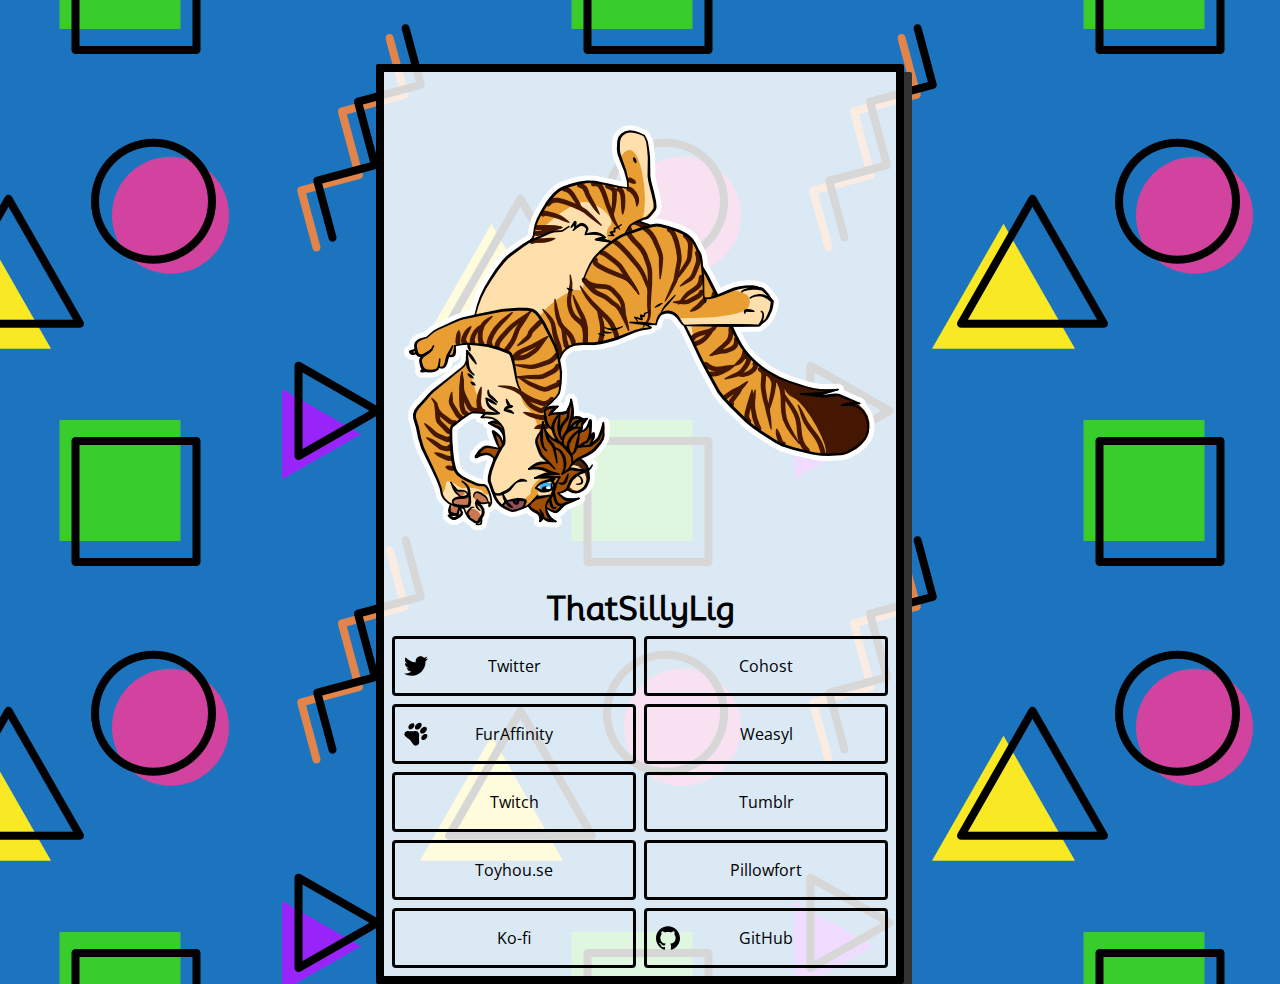
<file: index.html>
<!DOCTYPE html>
<html lang="en">
<head>
  <meta charset="UTF-8">
  <meta http-equiv="X-UA-Compatible" content="IE=edge">
  <meta name="viewport" content="width=device-width, initial-scale=1.0">
  <title>liglig.art</title>
  <link rel="preconnect" href="https://fonts.googleapis.com">
  <link rel="preconnect" href="https://fonts.gstatic.com" crossorigin>
  <link href="https://fonts.googleapis.com/css2?family=Mooli&family=Open+Sans:wght@500&display=swap" rel="stylesheet">
  <link rel="stylesheet" href="style.css">
  <link rel="icon" href="images/favicon.png" type="image/png">
</head>
<body>
  <section>
    <img src="images/ligroll.png" alt="A lig spinning upside-down">
    <h1>ThatSillyLig</h1>
    <ul>
      <li class="twitter"><a href="https://twitter.com/composingliger">Twitter</a></li>
      <li class="cohost"><a href="https://cohost.org/liglig">Cohost</a></li>
      <li class="furaffinity"><a href="https://www.furaffinity.net/user/liglig/">FurAffinity</a></li>
      <li class="weasyl"><a href="https://www.weasyl.com/~liglig">Weasyl</a></li>
      <li class="twitch"><a href="https://www.twitch.tv/thatsillylig">Twitch</a></li>
      <li class="tumblr"><a href="https://www.tumblr.com/composingliger">Tumblr</a></li>
      <li class="toyhouse"><a href="https://toyhou.se/liglig">Toyhou.se</a></li>
      <li class="pillowfort"><a href="https://www.pillowfort.social/liglig">Pillowfort</a></li>
      <li class="kofi"><a href="https://ko-fi.com/liglig">Ko-fi</a></li>
      <li class="github"><a href="https://github.com/composingliger">GitHub</a></li>
    </ul>
  </section>
</body>
</html>
</file>
<file: style.css>
body {
    padding: 0;
    margin: 0;
    font-family: "Open Sans", sans-serif;
    background-image: url("images/memphis.png");
    background-repeat: repeat;
}

section {
    padding: 0;
    margin: 64px auto 0;
    max-width: 512px;
    background-color: #ffffffd7;
    border: solid 8px black;
    border-radius: 2px;
    box-shadow: 8px 8px #333;
}

@media (max-width: 720px) {
    section {
        margin-top: 0;
    }
}

section > img {
    max-width: 100%;
}

section h1 {
    padding: 0;
    margin: 0;
    font-family: "Mooli", sans-serif;
    text-align: center;
}

section > ul {
    list-style: none;
    margin: 0;
    padding: 4px;
    display: flex;
    flex-wrap: wrap;
}

section > ul > li {
    padding: 0 0;
    margin: 0;
    background-repeat: no-repeat;
    background-position: 1em;
    flex: 200px;
    flex-grow: 1;
}

section a {
    display: block;
    color: black;
    border: solid 3px black;
    border-radius: 4px;
    left: 0;
    right: 0;
    text-align: center;
    text-decoration: none;
    padding: 16px;
    margin: 4px 4px;
    transition: color 1s, border-color 1s;
}

section > ul > li:nth-child(3n) a:hover {
    color: #D1439E;
    border-color: #D1439E;
    transition: color 100ms, border-color 100ms;
}

section > ul > li:nth-child(3n + 1) a:hover {
    color: #9724F8;
    border-color: #9724F8;
    transition: color 100ms, border-color 100ms;
}

section > ul > li:nth-child(3n + 2) a:hover {
    color: #38CD2C;
    border-color: #38CD2C;
    transition: color 100ms, border-color 100ms;
}

li.twitter {
    background-image: url("images/twitter.svg");
}

li.furaffinity {
    background-image: url("images/furaffinity.svg");
}

li.github {
    background-image: url("images/github.svg");
}
</file>
